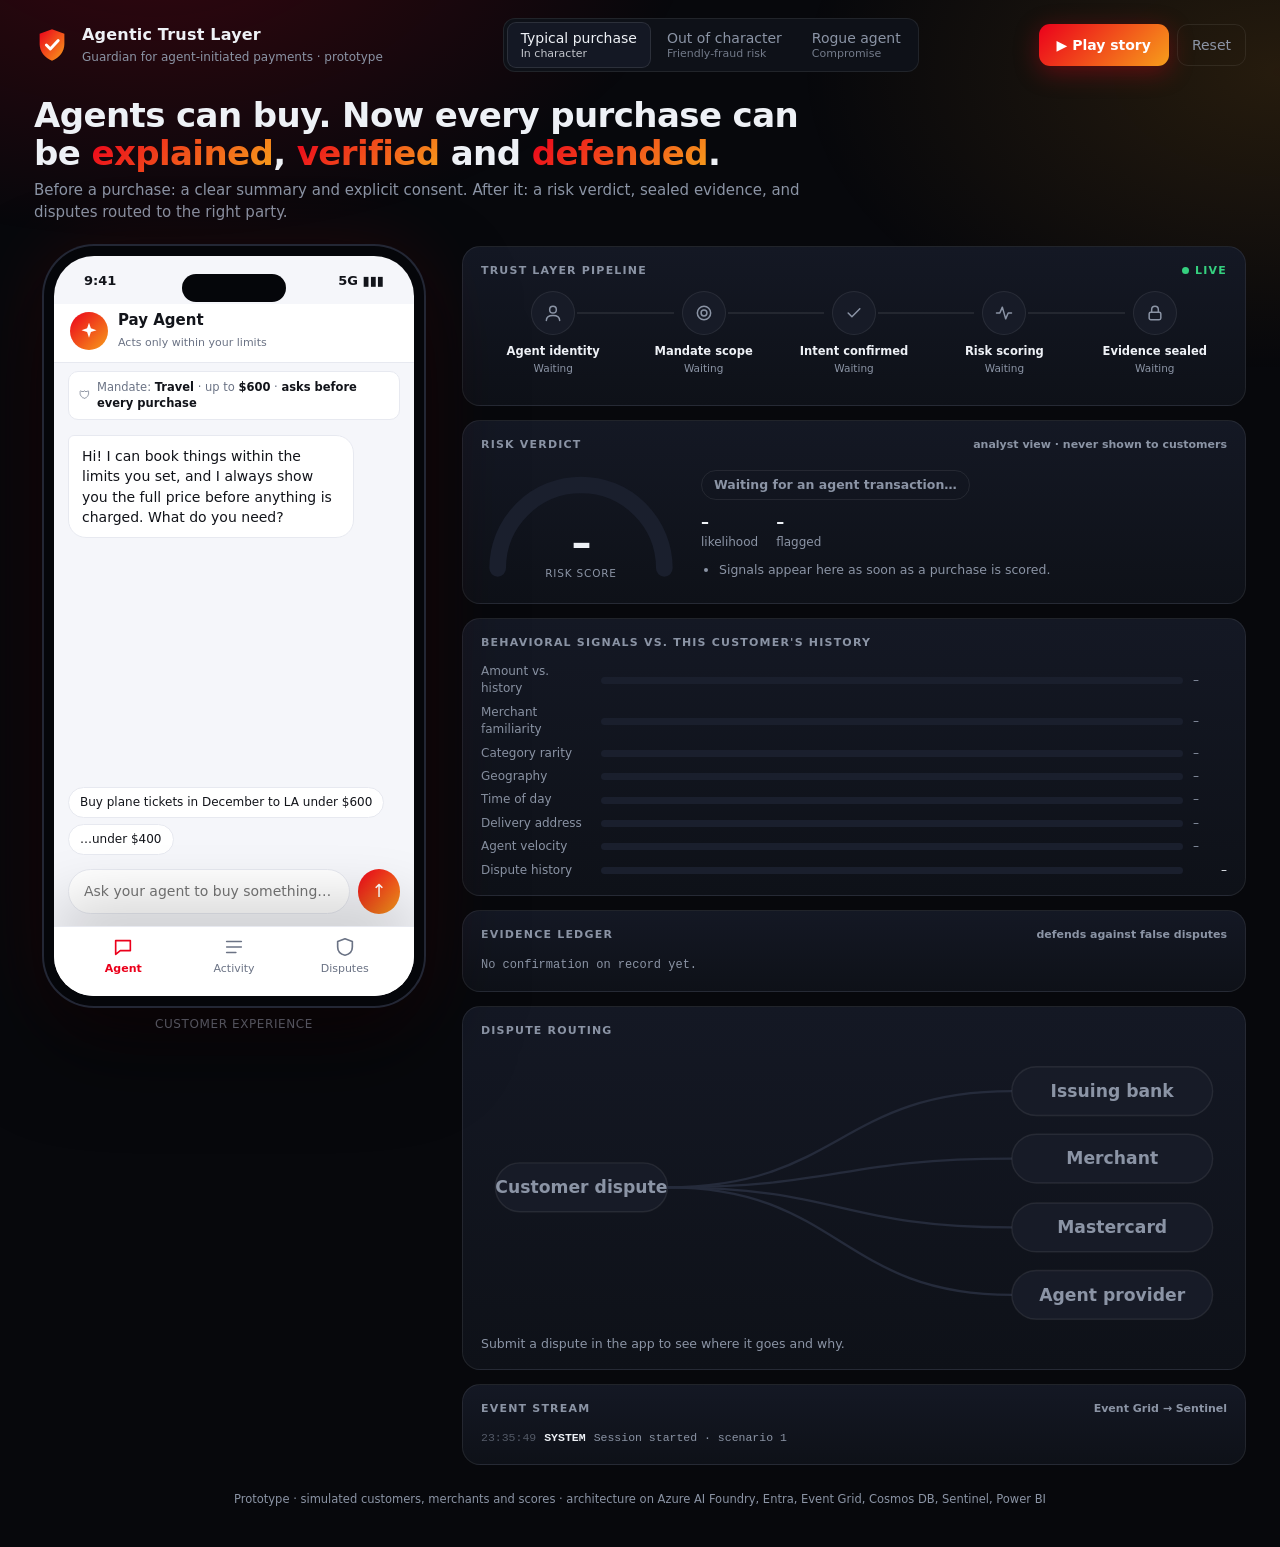
<file: archive/index.html>
<!DOCTYPE html>
<html lang="en"><head><meta charset="utf-8">
<meta name="viewport" content="width=device-width, initial-scale=1, viewport-fit=cover">
<title>Agentic Trust Layer · Demo</title>
<style>
:root{--bg:#07080c;--panel:#0e1118;--panel2:#141824;--line:rgba(255,255,255,.08);--tx:#eef1f6;--mu:#8b94a5;--red:#eb001b;--org:#f79e1b;--ok:#35d07f;--warn:#ffb020;--bad:#ff4d4f;--grad:linear-gradient(135deg,#eb001b,#f79e1b)}
*{box-sizing:border-box}
body{margin:0;background:var(--bg);color:var(--tx);font:14px/1.45 Inter,system-ui,-apple-system,"Segoe UI",Roboto,sans-serif;min-height:100vh}
.bg{position:fixed;inset:0;pointer-events:none;background:radial-gradient(900px 520px at 12% -8%,rgba(235,0,27,.20),transparent 60%),radial-gradient(800px 500px at 100% 8%,rgba(247,158,27,.13),transparent 60%)}
.wrap{position:relative;max-width:1260px;margin:0 auto;padding:0 24px 40px}
button{font:inherit;cursor:pointer;color:inherit}
header{display:flex;justify-content:space-between;align-items:center;gap:16px;flex-wrap:wrap;padding:18px 0}
.brand{display:flex;gap:12px;align-items:center}.brand b{font-size:16px;letter-spacing:.2px;display:block}.brand span{color:var(--mu);font-size:12px}
.seg{display:flex;background:var(--panel);border:1px solid var(--line);border-radius:12px;padding:3px;gap:2px}
.seg button{background:none;border:0;padding:8px 14px;border-radius:9px;color:var(--mu);text-align:left;line-height:1.2}
.seg button small{display:block;font-size:11px;opacity:.8}.seg button.on{background:var(--panel2);color:var(--tx);box-shadow:inset 0 0 0 1px rgba(255,255,255,.1)}
.ctl{display:flex;gap:8px}
.cta{background:var(--grad);border:0;color:#fff;font-weight:700;padding:10px 18px;border-radius:11px;box-shadow:0 6px 24px rgba(235,0,27,.35)}
.cta:disabled{opacity:.55;cursor:default}.ghost{background:transparent;border:1px solid var(--line);padding:10px 14px;border-radius:11px;color:var(--mu)}
.hero{padding:6px 0 22px;max-width:820px}.hero h1{font-size:34px;line-height:1.12;margin:0 0 8px;letter-spacing:-.6px}
.hero h1 em{font-style:normal;background:var(--grad);-webkit-background-clip:text;background-clip:text;color:transparent}.hero p{color:var(--mu);margin:0;font-size:15px}
.grid{display:grid;grid-template-columns:400px 1fr;gap:28px;align-items:start}
@media(max-width:980px){.grid{grid-template-columns:1fr}.phonewrap{justify-self:center}.hero h1{font-size:26px}}
.phonewrap{position:sticky;top:12px}
.cap{text-align:center;color:var(--mu);font-size:12px;margin-top:10px;letter-spacing:.6px;text-transform:uppercase}
/* phone */
.phone{--ptx:#12141a;--pmu:#6b7385;--pln:#e7e9f0;width:380px;height:760px;margin:0 auto;border-radius:50px;background:#05060a;padding:10px;position:relative;box-shadow:0 0 0 2px #232735,0 40px 90px rgba(0,0,0,.6),0 0 80px rgba(235,0,27,.12);display:flex;flex-direction:column;color:var(--ptx)}
.screen{flex:1;background:#f5f6fa;border-radius:40px;overflow:hidden;display:flex;flex-direction:column;position:relative}
.notch{position:absolute;top:18px;left:50%;transform:translateX(-50%);width:104px;height:28px;background:#05060a;border-radius:20px;z-index:5}
.sbar{height:48px;padding:16px 30px 0;display:flex;justify-content:space-between;font-size:13px;font-weight:600;flex:none}
.views{flex:1;position:relative;overflow:hidden}
.view{position:absolute;inset:0;display:none;flex-direction:column}.view.on{display:flex}
.ahead{padding:6px 16px 10px;display:flex;gap:10px;align-items:center;border-bottom:1px solid var(--pln);background:#fff}
.av{width:38px;height:38px;border-radius:50%;background:var(--grad);display:grid;place-items:center;color:#fff;flex:none}
.ahead b{display:block;font-size:15px}.ahead span{font-size:11px;color:var(--pmu)}
.mand{margin:8px 14px 0;padding:7px 10px;border-radius:10px;background:#fff;border:1px solid var(--pln);font-size:11.5px;color:var(--pmu);display:flex;gap:6px;align-items:center}
.mand b{color:var(--ptx)}
.msgs{flex:1;overflow-y:auto;padding:8px 14px;scroll-behavior:smooth}
.m{max-width:86%;padding:10px 13px;border-radius:18px;margin:7px 0;animation:in .35s ease;font-size:14px}
@keyframes in{from{opacity:0;transform:translateY(8px)}to{opacity:1;transform:none}}
.m.a{background:#fff;border:1px solid var(--pln);border-top-left-radius:6px}
.m.u{background:var(--grad);color:#fff;margin-left:auto;border-top-right-radius:6px}
.m.wide{max-width:97%;padding:0;overflow:hidden}
.m.sys{max-width:100%;background:none;border:0;color:var(--pmu);font-size:11.5px;text-align:center;padding:2px}
.dots{display:inline-flex;gap:4px}.dots i{width:6px;height:6px;border-radius:50%;background:#aab;animation:b 1s infinite}.dots i:nth-child(2){animation-delay:.15s}.dots i:nth-child(3){animation-delay:.3s}
@keyframes b{50%{transform:translateY(-4px);opacity:.5}}
.chips{padding:4px 14px 6px;display:flex;gap:6px;flex-wrap:wrap}
.chips button{background:#fff;border:1px solid var(--pln);border-radius:99px;padding:6px 11px;font-size:12px;color:var(--ptx)}
.composer{display:flex;gap:8px;padding:8px 14px 12px}
.composer input{flex:1;border:1px solid var(--pln);background:#fff;border-radius:99px;padding:11px 15px;font:inherit;color:var(--ptx);outline:0;min-width:0}
.composer button{width:42px;border:0;border-radius:50%;background:var(--grad);color:#fff;font-size:18px}
.tkt{background:#fff}.tk-h{background:#12141a;color:#fff;padding:12px 14px;display:flex;justify-content:space-between;align-items:center}
.tk-h small{opacity:.65;display:block;font-size:11px}.tag{font-size:10.5px;background:rgba(255,255,255,.14);padding:3px 8px;border-radius:99px}
.route{display:flex;align-items:center;gap:10px;padding:14px 14px 4px}.route b{font-size:26px;letter-spacing:1px}
.route .ln{flex:1;border-top:2px dashed #cfd3df;position:relative}.route .ln:after{content:"✈";position:absolute;left:50%;top:-12px;transform:translateX(-50%);background:#fff;padding:0 6px;color:var(--red)}
.sch{padding:0 14px 12px;font-size:12px;color:var(--pmu)}
.perf{border-top:2px dashed #e2e5ee;margin:0 12px;position:relative}
.perf:before,.perf:after{content:"";position:absolute;top:-9px;width:16px;height:16px;border-radius:50%;background:#f5f6fa}.perf:before{left:-20px}.perf:after{right:-20px}
.li{display:flex;justify-content:space-between;font-size:12.5px;padding:2px 14px;color:var(--pmu)}.li.t{color:var(--ptx);font-weight:700;font-size:20px;padding:6px 14px 2px}
.okp{margin:6px 14px;font-size:11.5px;color:#0b8a4a;background:#e7f8ef;border-radius:8px;padding:6px 9px}
.cn{font-size:11px;color:var(--pmu);padding:0 14px 8px}
.acts{display:flex;gap:8px;padding:6px 14px 14px}.acts button{flex:1;padding:11px;border-radius:12px;border:1px solid var(--pln);background:#fff;font-weight:600;color:var(--ptx)}
.acts button.p{background:var(--grad);border:0;color:#fff}.acts button:disabled{opacity:.5}
.rcpt{padding:12px 14px;background:#fff}.rcpt .ok{display:flex;gap:8px;align-items:center;font-weight:700}
.rcpt .ok i{width:22px;height:22px;border-radius:50%;background:var(--ok);color:#fff;display:grid;place-items:center;font-style:normal;font-size:13px}
.seal{margin-top:8px;font-size:11px;color:var(--pmu);background:#f2f4f9;border-radius:8px;padding:6px 8px}
.warnbox{padding:12px 14px;background:#fff;border-left:4px solid var(--bad)}.warnbox b{display:block;margin-bottom:2px}
.tabbar{height:70px;background:#fff;border-top:1px solid var(--pln);display:flex;padding:8px 14px 18px;flex:none}
.tabbar button{flex:1;background:none;border:0;color:var(--pmu);font-size:11px;display:flex;flex-direction:column;align-items:center;gap:3px}
.tabbar button.on{color:var(--red);font-weight:700}.tabbar svg{width:22px;height:22px;stroke:currentColor;fill:none;stroke-width:1.8;stroke-linecap:round;stroke-linejoin:round}
.list{padding:8px 14px;overflow-y:auto;flex:1}.view h3{margin:6px 16px 0;font-size:20px}
.row{display:flex;gap:10px;align-items:center;background:#fff;border:1px solid var(--pln);border-radius:14px;padding:10px 12px;margin:8px 0;animation:in .3s}
.row .ic{width:36px;height:36px;border-radius:50%;background:#eef0f6;display:grid;place-items:center;font-weight:700;color:var(--pmu);flex:none}
.row .mid{flex:1;min-width:0}.row .mid b{display:block;font-size:13.5px}.row .mid span{font-size:11.5px;color:var(--pmu)}
.row .amt{text-align:right;font-weight:700;font-size:13.5px}
.bd{display:inline-block;font-size:10.5px;font-weight:700;padding:2px 8px;border-radius:99px;margin-top:3px}
.bd.ok{background:#e7f8ef;color:#0b8a4a}.bd.warn{background:#fff3dc;color:#a96500}.bd.bad{background:#ffe5e6;color:#c4161c}.bd.nt{background:#eef0f6;color:var(--pmu)}
.lk{background:none;border:0;color:var(--red);font-size:11.5px;font-weight:700;padding:3px 0}
.sheet{position:absolute;left:0;right:0;bottom:0;background:#fff;border-radius:26px 26px 0 0;box-shadow:0 -20px 60px rgba(0,0,0,.25);padding:16px 18px 24px;transform:translateY(105%);transition:transform .38s cubic-bezier(.2,.8,.2,1);z-index:4;max-height:86%;overflow:auto}
.sheet.on{transform:none}.sheet h4{margin:0 0 4px;font-size:17px}.sheet .grip{width:40px;height:4px;background:#d9dce6;border-radius:9px;margin:-6px auto 12px}
.sheet p{color:var(--pmu);font-size:12.5px;margin:2px 0 10px}
.rs{display:flex;flex-wrap:wrap;gap:6px;margin-bottom:10px}.rs button{background:#fff;border:1px solid var(--pln);border-radius:99px;padding:6px 11px;font-size:12px}
.rs button.on{background:#12141a;color:#fff;border-color:#12141a}
.sheet textarea{width:100%;border:1px solid var(--pln);border-radius:12px;padding:10px;font:inherit;min-height:70px;resize:none;outline:0}
.sheet .big{width:100%;margin-top:10px;padding:13px;border:0;border-radius:13px;background:var(--grad);color:#fff;font-weight:700}
.bio{width:84px;height:84px;margin:10px auto;border-radius:50%;display:grid;place-items:center;border:2px solid var(--red);color:var(--red);position:relative;cursor:pointer;background:none}
.bio svg{width:42px;height:42px;stroke:currentColor;fill:none;stroke-width:1.6;stroke-linecap:round}
.bio.scan:after{content:"";position:absolute;inset:-2px;border-radius:50%;border:3px solid transparent;border-top-color:var(--ok);animation:sp .7s linear infinite}
.bio.done{border-color:var(--ok);color:var(--ok)}@keyframes sp{to{transform:rotate(360deg)}}
/* control room */
.panel{display:grid;gap:14px}
.cd{background:linear-gradient(180deg,var(--panel2),var(--panel));border:1px solid var(--line);border-radius:18px;padding:16px 18px}
.cd h5{margin:0 0 12px;font-size:11px;letter-spacing:1.2px;text-transform:uppercase;color:var(--mu);display:flex;justify-content:space-between;align-items:center}
.live{display:inline-flex;gap:6px;align-items:center;color:var(--ok)}.live:before{content:"";width:7px;height:7px;border-radius:50%;background:var(--ok);box-shadow:0 0 0 0 rgba(53,208,127,.6);animation:pu 1.8s infinite}
@keyframes pu{70%{box-shadow:0 0 0 8px rgba(53,208,127,0)}100%{box-shadow:0 0 0 0 rgba(53,208,127,0)}}
.pipe{display:grid;grid-template-columns:repeat(5,1fr);gap:6px}
.nd{text-align:center;position:relative;padding:0 2px}
.nd:not(:last-child):after{content:"";position:absolute;top:21px;left:calc(50% + 24px);right:calc(-50% + 24px);height:2px;background:var(--line)}
.nd .ci{width:44px;height:44px;margin:0 auto 8px;border-radius:50%;display:grid;place-items:center;background:#171b27;border:1.5px solid var(--line);color:var(--mu);transition:.35s}
.nd svg{width:20px;height:20px;stroke:currentColor;fill:none;stroke-width:1.8;stroke-linecap:round;stroke-linejoin:round}
.nd b{display:block;font-size:11.5px}.nd small{display:block;font-size:10.5px;color:var(--mu);min-height:28px;margin-top:2px}
.nd.run .ci{border-color:var(--org);color:var(--org);box-shadow:0 0 0 6px rgba(247,158,27,.14);animation:pu2 1s infinite}
@keyframes pu2{50%{box-shadow:0 0 0 10px rgba(247,158,27,.05)}}
.nd.ok .ci{border-color:var(--ok);color:var(--ok);background:rgba(53,208,127,.1)}.nd.ok:after{background:var(--ok)!important}
.nd.warn .ci{border-color:var(--warn);color:var(--warn);background:rgba(255,176,32,.1)}.nd.bad .ci{border-color:var(--bad);color:var(--bad);background:rgba(255,77,79,.1)}
.two{display:grid;grid-template-columns:200px 1fr;gap:20px;align-items:center}@media(max-width:600px){.two{grid-template-columns:1fr}}
.gauge{position:relative;text-align:center}.gauge svg{width:100%}.gauge .n{position:absolute;left:0;right:0;bottom:6px;font-size:40px;font-weight:800;letter-spacing:-1px}.gauge .n small{display:block;font-size:10.5px;font-weight:500;color:var(--mu);letter-spacing:.8px;text-transform:uppercase;margin-top:-6px}
.verdict{display:inline-block;padding:5px 12px;border-radius:99px;font-weight:700;font-size:12.5px;border:1px solid var(--line);color:var(--mu)}
.verdict.ok{color:var(--ok);border-color:var(--ok);background:rgba(53,208,127,.08)}.verdict.warn{color:var(--warn);border-color:var(--warn);background:rgba(255,176,32,.08)}.verdict.bad{color:var(--bad);border-color:var(--bad);background:rgba(255,77,79,.08)}
.kv{display:flex;gap:18px;margin:10px 0;color:var(--mu);font-size:12px}.kv b{display:block;color:var(--tx);font-size:16px}
.sg{display:grid;grid-template-columns:110px 1fr 34px;gap:6px 10px;align-items:center;font-size:12px;color:var(--mu)}
.tr{height:7px;background:#1a1f2d;border-radius:9px;overflow:hidden}.fl{height:100%;width:0;border-radius:9px;background:var(--grad);transition:width .9s cubic-bezier(.2,.8,.2,1)}.sg span:last-child{text-align:right;color:var(--tx)}
ul.rs2{margin:0;padding-left:18px;color:var(--mu);font-size:12.5px}ul.rs2 li{margin:3px 0}ul.rs2 li b{color:var(--tx)}
.led{font:12px/1.7 ui-monospace,SFMono-Regular,Menlo,monospace;color:var(--mu)}.led b{color:var(--tx);font-weight:500}.led .lock{color:var(--ok)}
.log{font:11.5px/1.6 ui-monospace,SFMono-Regular,Menlo,monospace;max-height:170px;overflow:auto}
.log div{animation:in .3s;color:var(--mu);white-space:nowrap;overflow:hidden;text-overflow:ellipsis}.log i{font-style:normal;opacity:.55;margin-right:8px}.log b{color:var(--tx);margin-right:8px;font-weight:600}
.log .warn b{color:var(--warn)}.log .bad b{color:var(--bad)}.log .ok b{color:var(--ok)}
.rt svg{width:100%;height:auto}.rt .pill rect{fill:#171b27;stroke:var(--line);transition:.4s}.rt .pill text{fill:var(--mu);font-size:12px;font-weight:600}
.rt .pill.pri rect{stroke:var(--org);fill:rgba(247,158,27,.12);filter:drop-shadow(0 0 8px rgba(247,158,27,.5))}.rt .pill.pri text{fill:#fff}.rt .pill.nt rect{stroke:#4b5367}.rt .pill.nt text{fill:var(--tx)}
.rt path{fill:none;stroke:#252b3b;stroke-width:1.6;transition:.4s}.rt path.pri{stroke:var(--org);stroke-width:2.6;stroke-dasharray:6 5;animation:fl 1s linear infinite}.rt path.nt{stroke:#5a627a;stroke-dasharray:3 5}
@keyframes fl{to{stroke-dashoffset:-22}}.rtx{color:var(--mu);font-size:12.5px;margin-top:6px}.rtx b{color:var(--tx)}
footer{color:var(--mu);font-size:11.5px;text-align:center;margin-top:26px}
</style></head><body><div class="bg"></div>
<div class="wrap">
<header>
 <div class="brand"><svg viewBox="0 0 32 32" width="36" height="36"><defs><linearGradient id="g" x1="0" y1="0" x2="1" y2="1"><stop offset="0" stop-color="#eb001b"/><stop offset="1" stop-color="#f79e1b"/></linearGradient></defs><path d="M16 2l11 4v9c0 7-4.700 12.200-11 15C9.700 27.200 5 22 5 15V6z" fill="url(#g)"/><path d="M11 16l3.500 3.500L21.500 12" stroke="#fff" stroke-width="2.600" fill="none" stroke-linecap="round" stroke-linejoin="round"/></svg>
  <div><b>Agentic Trust Layer</b><span>Guardian for agent-initiated payments · prototype</span></div></div>
 <div class="seg" id="scn">
  <button data-s="1" class="on">Typical purchase<small>In character</small></button>
  <button data-s="2">Out of character<small>Friendly-fraud risk</small></button>
  <button data-s="3">Rogue agent<small>Compromise</small></button></div>
 <div class="ctl"><button class="cta" id="play">▶ Play story</button><button class="ghost" id="reset">Reset</button></div>
</header>
<div class="hero"><h1>Agents can buy. Now every purchase can be <em>explained</em>, <em>verified</em> and <em>defended</em>.</h1>
<p>Before a purchase: a clear summary and explicit consent. After it: a risk verdict, sealed evidence, and disputes routed to the right party.</p></div>

<div class="grid">
<div class="phonewrap"><div class="phone"><div class="screen"><div class="notch"></div>
 <div class="sbar"><span>9:41</span><span>5G ▮▮▮</span></div>
 <div class="views">
  <div class="view on" id="v-chat">
   <div class="ahead"><div class="av"><svg width="20" height="20" viewBox="0 0 24 24" fill="#fff"><path d="M12 2l2.300 6.700L21 11l-6.700 2.300L12 20l-2.300-6.700L3 11l6.700-2.300z"/></svg></div><div><b>Pay Agent</b><span>Acts only within your limits</span></div></div>
   <div class="mand">🛡 <span>Mandate: <b>Travel</b> · up to <b>$600</b> · <b>asks before every purchase</b></span></div>
   <div class="msgs" id="msgs"></div><div class="chips" id="chips"></div>
   <form class="composer" id="cmp"><input id="inp" placeholder="Ask your agent to buy something…" autocomplete="off"><button>↑</button></form>
  </div>
  <div class="view" id="v-act"><h3>Activity</h3><div class="list" id="actList"></div></div>
  <div class="view" id="v-dis"><h3>Disputes</h3><div class="list" id="disList"></div></div>
  <div class="sheet" id="sheet"></div>
 </div>
 <div class="tabbar" id="tabs">
  <button data-v="chat" class="on"><svg viewBox="0 0 24 24"><path d="M4 5h16v11H9l-5 4z"/></svg>Agent</button>
  <button data-v="act"><svg viewBox="0 0 24 24"><path d="M4 6h16M4 12h16M4 18h10"/></svg>Activity</button>
  <button data-v="dis"><svg viewBox="0 0 24 24"><path d="M12 3l8 3v6c0 5-3.500 8-8 9-4.500-1-8-4-8-9V6z"/></svg>Disputes</button></div>
</div></div><div class="cap">Customer experience</div></div>

<div class="panel">
 <div class="cd"><h5>Trust Layer pipeline <span class="live">live</span></h5><div class="pipe" id="pipe"></div></div>
 <div class="cd"><h5>Risk verdict <span id="vsrc" style="text-transform:none;letter-spacing:0">analyst view · never shown to customers</span></h5>
  <div class="two"><div class="gauge"><svg viewBox="0 0 120 70"><path d="M10 62A50 50 0 0 1 110 62" fill="none" stroke="#1a1f2d" stroke-width="10" stroke-linecap="round"/><path id="garc" d="M10 62A50 50 0 0 1 110 62" fill="none" stroke="#35d07f" stroke-width="10" stroke-linecap="round" stroke-dasharray="157.1" stroke-dashoffset="157.1" style="transition:stroke-dashoffset .9s cubic-bezier(.2,.8,.2,1),stroke .4s"/></svg><div class="n"><span id="gnum">–</span><small>risk score</small></div></div>
  <div><span class="verdict" id="vd">Waiting for an agent transaction…</span>
   <div class="kv"><div><b id="klk">–</b>likelihood</div><div><b id="kfl">–</b>flagged</div></div>
   <ul class="rs2" id="rsn"><li>Signals appear here as soon as a purchase is scored.</li></ul></div></div></div>
 <div class="cd"><h5>Behavioral signals vs. this customer's history</h5><div class="sg" id="sg"></div></div>
 <div class="cd"><h5>Evidence ledger <span style="text-transform:none;letter-spacing:0">defends against false disputes</span></h5><div class="led" id="led">No confirmation on record yet.</div></div>
 <div class="cd rt"><h5>Dispute routing</h5>
  <svg viewBox="0 0 520 190" id="rsvg">
   <g class="pill" id="p-o"><rect x="10" y="78" width="120" height="34" rx="17"/><text x="70" y="99" text-anchor="middle">Customer dispute</text></g>
   <path id="l-issuer" d="M130 95C250 95 250 28 370 28"/><path id="l-merchant" d="M130 95C250 95 250 75 370 75"/><path id="l-mastercard" d="M130 95C250 95 250 123 370 123"/><path id="l-agent_provider" d="M130 95C250 95 250 170 370 170"/>
   <g class="pill" id="p-issuer"><rect x="370" y="11" width="140" height="34" rx="17"/><text x="440" y="32" text-anchor="middle">Issuing bank</text></g>
   <g class="pill" id="p-merchant"><rect x="370" y="58" width="140" height="34" rx="17"/><text x="440" y="79" text-anchor="middle">Merchant</text></g>
   <g class="pill" id="p-mastercard"><rect x="370" y="106" width="140" height="34" rx="17"/><text x="440" y="127" text-anchor="middle">Mastercard</text></g>
   <g class="pill" id="p-agent_provider"><rect x="370" y="153" width="140" height="34" rx="17"/><text x="440" y="174" text-anchor="middle">Agent provider</text></g></svg>
  <div class="rtx" id="rtx">Submit a dispute in the app to see where it goes and why.</div></div>
 <div class="cd"><h5>Event stream <span style="text-transform:none;letter-spacing:0">Event Grid → Sentinel</span></h5><div class="log" id="log"></div></div>
</div></div>
<footer>Prototype · simulated customers, merchants and scores · architecture on Azure AI Foundry, Entra, Event Grid, Cosmos DB, Sentinel, Power BI</footer>
</div>

<script>
const $=s=>document.querySelector(s),$$=s=>[...document.querySelectorAll(s)],sleep=ms=>new Promise(r=>setTimeout(r,ms));
const e=s=>String(s).replace(/[&<>"]/g,c=>({'&':'&amp;','<':'&lt;','>':'&gt;','"':'&quot;'}[c]));
const money=n=>'$'+n.toLocaleString('en-US',{minimumFractionDigits:2,maximumFractionDigits:2});
const cl=x=>Math.max(0,Math.min(1,x)),med=a=>{const s=[...a].sort((x,y)=>x-y),m=s.length>>1;return s.length%2?s[m]:(s[m-1]+s[m])/2};
const hrs=new Set([...Array(15).keys()].map(i=>i+8));

/* ======== SWAP POINT: this local engine mirrors friendly_fraud.py. To go live, replace
   score(), routeDispute() and the offer search with calls to the FastAPI services. ======== */
const PROF={
 F:{amounts:[320,410,52,48,45,480,60,390,55,520,50,445],merchants:new Set(['southwest','united','delta','kroger']),cats:{4511:6,5411:10,5812:6},countries:new Set(['US']),hours:hrs,d90:0},
 E:{amounts:[42,55,38,61,47,52,49,58,44,50],merchants:new Set(['kroger','chipotle','shell']),cats:{4511:1,5411:18,5812:9,5541:5},countries:new Set(['US']),hours:hrs,d90:0}};
const W={amount:.3,merchant:.15,category:.15,geo:.1,time:.05,ship:.1,vel:.05,disp:.1};
const SIG={amount:'Amount vs. history',merchant:'Merchant familiarity',category:'Category rarity',geo:'Geography',time:'Time of day',ship:'Delivery address',vel:'Agent velocity',disp:'Dispute history'};
function score(t,p){
 const R=[],s={};let sg=.3;
 if(p.amounts.length>=5){const m=med(p.amounts),mad=med(p.amounts.map(a=>Math.abs(a-m)))||Math.max(m*.1,1),z=(t.amount-m)/(1.4826*mad);
  sg=cl((z-2)/4);if(sg>0)R.push(`Amount ${money(t.amount)} is ${z.toFixed(1)} robust std-devs above this customer's median ${money(m)}`)}
 s.amount=sg;
 s.merchant=p.merchants.has(t.mid)?0:1;if(s.merchant)R.push('First purchase from this merchant');
 const tot=Object.values(p.cats).reduce((a,b)=>a+b,0);s.category=cl(1-((p.cats[t.mcc]||0)/tot)*10);if(s.category>.5)R.push(`Category ${t.mcc} is rare for this customer`);
 s.geo=p.countries.has(t.country)?0:1;if(s.geo)R.push(`Merchant country ${t.country} is outside usual countries`);
 s.time=p.hours.has(t.hour)?0:.5;if(s.time)R.push('Unusual time of day');
 s.ship=t.ship?1:0;if(s.ship)R.push('Delivery destination differs from saved addresses');
 s.vel=cl((t.vel-2)/5);if(s.vel>.4)R.push(`Agent made ${t.vel} purchase attempts in the last hour`);
 s.disp=cl(p.d90/3);
 const beh=Object.keys(W).reduce((a,k)=>a+W[k]*s[k],0);
 const scope=t.mandateMax==null||t.amount>t.mandateMax||(t.cats&&!t.cats.includes(t.mcc));
 if(scope)R.push(`Purchase falls outside the customer's mandate (${money(t.mandateMax||0)} limit, travel only)`);
 if(!t.conf)R.push('No customer confirmation on record');
 let lk=beh*(t.conf?1:.85);if(scope)lk*=.4;
 const flag=lk>=.3&&beh>=.35&&!scope;
 const label=scope&&beh>=.3?'agent_error_or_compromise':(flag?'friendly_fraud_likely':'normal');
 return{score:Math.round(100*Math.max(beh,scope&&beh>=.3?.9:0)),lk:+cl(lk).toFixed(2),flag,label,reasons:R,scope,s};
}
const REASONS={unauthorized:'I never approved this',agent_exceeded_mandate:'Agent went beyond my limits',not_received:'Never received it',not_as_described:'Not as described',duplicate:'Duplicate charge',incorrect_amount:'Wrong amount',other:'Other'};
const PN={issuer:'Issuing bank',merchant:'Merchant',mastercard:'Mastercard',agent_provider:'Agent provider'};
function routeDispute(reason,t){
 const f=t.res.flag,c=t.conf;
 if(reason==='unauthorized'&&c&&f)return{p:'issuer',n:['mastercard'],w:0,ev:true,rule:'R1',why:'Customer says unauthorized, but a hash-bound confirmation exists and the model flags the purchase. Bank reviews with the evidence packet; the customer\'s rights are preserved.',a:['Attach confirmation + mandate','Queue for analyst review']};
 if(reason==='unauthorized')return{p:'issuer',n:['mastercard','agent_provider'],w:0,ev:false,rule:'R2',why:'No confirmation on file, so this is treated as genuine fraud or agent compromise.',a:['Suspend agent token','Open compromise investigation']};
 if(reason==='agent_exceeded_mandate')return{p:'issuer',n:['agent_provider','mastercard'],w:0,ev:true,rule:'R3',why:'The agent acted outside the customer\'s documented limits; the provider is accountable.',a:['Revoke or limit mandate','Notify agent provider']};
 if(['not_received','not_as_described','duplicate','incorrect_amount'].includes(reason))return{p:'merchant',n:['issuer'],w:10,ev:true,rule:'R4',why:'Merchant-performance issue: merchant resolves first, then it escalates to the bank.',a:['Send case to merchant','Auto-escalate after 10 days']};
 return{p:'issuer',n:[],w:0,ev:false,rule:'R5',why:'Unclassified: manual triage.',a:['Manual triage']};
}
const OFFERS=[{m:'Southwest Airlines',id:'southwest',b:388,t:41,f:[['Carry-on bag',0]],cp:'Free cancellation; credit valid 12 months'},
 {m:'United Airlines',id:'united',b:452,t:47,f:[['Seat selection',18]],cp:'Full refund if cancelled within 24h'},
 {m:'Delta Air Lines',id:'delta',b:561,t:52,f:[['Checked bag',35]],cp:'Non-refundable; change fees waived'}];
const SC={1:{prof:'F',req:'Buy plane tickets in December to LA under $600'},2:{prof:'E',req:'Buy plane tickets in December to LA under $600'},3:{prof:'E',req:null}};
const STAGES=[['Agent identity','<path d="M12 12a4 4 0 100-8 4 4 0 000 8zM4 21c0-4 3.600-6 8-6s8 2 8 6"/>'],['Mandate scope','<circle cx="12" cy="12" r="8"/><circle cx="12" cy="12" r="3.500"/>'],
 ['Intent confirmed','<path d="M5 12l4.500 4.500L19 7"/>'],['Risk scoring','<path d="M3 12h4l3-7 4 14 3-7h4"/>'],['Evidence sealed','<rect x="5" y="11" width="14" height="9" rx="2"/><path d="M8 11V8a4 4 0 018 0v3"/>']];

let S={sc:1,txs:[],ds:[],pending:null,busy:false,playing:false,n:0};
const ts=()=>new Date().toLocaleTimeString('en-US',{hour12:false});
function log(svc,txt,k=''){const d=document.createElement('div');d.className=k;d.innerHTML=`<i>${ts()}</i><b>${svc}</b>${e(txt)}`;$('#log').prepend(d);while($('#log').children.length>40)$('#log').lastChild.remove()}
const rid=()=>Math.random().toString(16).slice(2,10);

/* ---------- UI helpers ---------- */
function msg(k,html){const d=document.createElement('div');d.className='m '+k;d.innerHTML=html;$('#msgs').appendChild(d);$('#msgs').scrollTop=1e6;return d}
async function typing(ms=900){const d=msg('a','<span class="dots"><i></i><i></i><i></i></span>');await sleep(ms);d.remove()}
function showView(v){$$('.view').forEach(x=>x.classList.toggle('on',x.id==='v-'+v));$$('#tabs button').forEach(b=>b.classList.toggle('on',b.dataset.v===v))}
function sheet(html){$('#sheet').innerHTML='<div class="grip"></div>'+html;$('#sheet').classList.add('on')}
const closeSheet=()=>$('#sheet').classList.remove('on');
function renderChips(){const sc=SC[S.sc];$('#chips').innerHTML=sc.req?`<button data-q="${e(sc.req)}">${e(sc.req)}</button><button data-q="Buy plane tickets in December to LA under $400">…under $400</button>`:'<button id="rg">▶ Simulate an unprompted agent purchase</button>';
 $$('#chips [data-q]').forEach(b=>b.onclick=()=>{if(!S.busy)ask(b.dataset.q)});if($('#rg'))$('#rg').onclick=rogue}
function buildPipe(){$('#pipe').innerHTML=STAGES.map((s,i)=>`<div class="nd" id="n${i}"><div class="ci"><svg viewBox="0 0 24 24">${s[1]}</svg></div><b>${s[0]}</b><small>Waiting</small></div>`).join('')}
function setNode(i,st,txt){const n=$('#n'+i);n.className='nd '+st;n.querySelector('small').textContent=txt}
function resetPanel(){buildPipe();$('#garc').style.strokeDashoffset=157.1;$('#gnum').textContent='–';$('#vd').className='verdict';$('#vd').textContent='Waiting for an agent transaction…';
 $('#klk').textContent=$('#kfl').textContent='–';$('#rsn').innerHTML='<li>Signals appear here as soon as a purchase is scored.</li>';
 $('#sg').innerHTML=Object.keys(SIG).map(k=>`<span>${SIG[k]}</span><div class="tr"><div class="fl" id="b-${k}"></div></div><span id="v-${k}">–</span>`).join('');
 $('#led').innerHTML='No confirmation on record yet.';routeClear()}
function routeClear(){Object.keys(PN).forEach(k=>{$('#p-'+k).setAttribute('class','pill');$('#l-'+k).setAttribute('class','')});$('#rtx').innerHTML='Submit a dispute in the app to see where it goes and why.'}
function showRoute(r){routeClear();$('#p-'+r.p).setAttribute('class','pill pri');$('#l-'+r.p).setAttribute('class','pri');
 r.n.forEach(k=>{$('#p-'+k).setAttribute('class','pill nt');$('#l-'+k).setAttribute('class','nt')});
 $('#rtx').innerHTML=`<b>Rule ${r.rule}</b> · primary: <b>${PN[r.p]}</b>${r.n.length?' · notified: '+r.n.map(k=>PN[k]).join(', '):''}${r.w?` · merchant window: <b>${r.w} days</b>`:''}<br>${e(r.why)}<br>Evidence packet: <b>${r.ev?'attached':'none'}</b> · Actions: ${r.a.join(' → ')}`}
async function countTo(el,v){const s=performance.now();await new Promise(res=>{const f=n=>{const p=Math.min(1,(n-s)/900);el.textContent=Math.round(v*(1-Math.pow(1-p,3)));p<1?requestAnimationFrame(f):res()};requestAnimationFrame(f)})}
const VD={normal:['ok','In character'],friendly_fraud_likely:['warn','Friendly-fraud risk'],agent_error_or_compromise:['bad','Agent error / compromise']};
const ACT={normal:['No action required'],friendly_fraud_likely:['Flag for review','Attach evidence packet to any future dispute','Notify customer neutrally'],agent_error_or_compromise:['Suspend agent token','Alert Sentinel','Hold transaction and notify customer']};
function showRisk(r){const [k,l]=VD[r.label],c=k==='ok'?'#35d07f':k==='warn'?'#ffb020':'#ff4d4f';
 $('#garc').style.stroke=c;$('#garc').style.strokeDashoffset=157.1*(1-r.score/100);countTo($('#gnum'),r.score);
 $('#vd').className='verdict '+k;$('#vd').textContent=l;$('#klk').textContent=r.lk.toFixed(2);$('#kfl').textContent=r.flag?'Yes':'No';
 $('#rsn').innerHTML=(r.reasons.length?r.reasons.map(x=>`<li>${e(x)}</li>`).join(''):'<li>No unusual signals — consistent with this customer\'s behavior.</li>')+`<li><b>Actions:</b> ${ACT[r.label].join(' · ')}</li>`;
 Object.keys(SIG).forEach(s=>{$('#b-'+s).style.width=Math.round(r.s[s]*100)+'%';$('#v-'+s).textContent=Math.round(r.s[s]*100)})}
function showLedger(t,id,hash){$('#led').innerHTML=t.conf?`<span class="lock">🔒 sealed</span> · confirmation <b>${id}</b><br>proposal hash <b>${hash}…</b><br>mandate <b>travel ≤ $600 · confirm each purchase</b><br>step-up auth <b>${t.step?'passkey / biometric':'not required'}</b> · device <b>iPhone · session ${rid().slice(0,4)}</b><br>agent intent <b>"${e(t.utter||'')}"</b>`
 :'<span style="color:var(--bad)">No customer confirmation on record.</span> This transaction cannot be defended as customer-authorized; it will be treated as unauthorized.'}

/* ---------- pipeline ---------- */
async function pipeline(t,res,needStep){
 resetPanel();
 const hash=t.hash||rid()+rid()+rid();const cid=rid()+rid();
 const steps=[
  ()=>t.rogue?['warn','New device','AGENT','Token presented from an unrecognised device fingerprint']:['ok','Token valid','ENTRA','Agent identity + delegated token verified'],
  ()=>res.scope?['bad','Outside mandate','MANDATE',`${money(t.amount)} exceeds limit or category not allowed`]:['ok','Within limits','MANDATE',`${money(t.amount)} within ${money(t.mandateMax)} limit · MCC ${t.mcc} allowed`],
  async()=>{if(needStep){await stepUp();t.step=true}return t.conf?['ok',needStep?'Verified + approved':'Customer approved','INTENT','Confirmation bound to proposal hash '+hash.slice(0,8)]:['bad','No confirmation','INTENT','Purchase attempted without customer approval']},
  ()=>[VD[res.label][0],`${res.score}/100 · ${VD[res.label][1]}`,'RISK',`score=${res.score} likelihood=${res.lk} label=${res.label}`],
  ()=>t.conf?['ok','Packet sealed','COSMOS','Immutable evidence record written (Purview-labelled)']:['warn','No customer evidence','COSMOS','Nothing to seal: no confirmation exists']];
 for(let i=0;i<5;i++){setNode(i,'run','Checking…');await sleep(i===2&&needStep?200:650);const [st,tx,svc,ln]=await steps[i]();setNode(i,st,tx);log(svc,ln,st==='ok'?'ok':st);
  if(i===3)showRisk(res);if(i===4)showLedger(t,cid,hash)}
 t.cid=cid;
}
async function stepUp(){
 sheet(`<h4>Confirm it's you</h4><p>This purchase needs extra verification.</p><button class="bio" id="bio"><svg viewBox="0 0 24 24"><path d="M12 11v3m0-8a5 5 0 00-5 5v3m10-3a5 5 0 00-7-4.500M5 15c0 3 1 5 3 7m8-1c1-2 2-4 2-6v-2m-6 4c0 2-.5 3.500-1.500 5"/></svg></button><p style="text-align:center">Tap to verify with Face ID</p>`);
 await new Promise(res=>{const go=async()=>{const b=$('#bio');b.classList.add('scan');await sleep(1000);b.classList.remove('scan');b.classList.add('done');await sleep(450);closeSheet();res()};$('#bio').onclick=go;if(S.playing)setTimeout(go,900)});
}

/* ---------- purchase flow ---------- */
async function ask(text){
 if(S.busy)return;S.busy=true;showView('chat');
 msg('u',e(text));$('#inp').value='';
 await typing(700);
 const mx=text.match(/\$\s?(\d[\d,]*)/);
 if(!mx){msg('a','I can do that — what is the most you want to spend? I never guess a budget.');S.busy=false;return}
 const max=Math.min(+mx[1].replace(/,/g,''),600);
 msg('sys','Checking Southwest, United, Delta…');log('AGENT','Intent parsed · category=travel max='+max,'');await sleep(1000);
 const ok=OFFERS.map(o=>({...o,total:o.b+o.t+o.f.reduce((a,x)=>a+x[1],0)})).filter(o=>o.total<=max).sort((a,b)=>a.total-b.total);
 if(!ok.length){msg('a',`I couldn't find anything under ${money(max)}. Want to raise the budget or change the dates?`);S.busy=false;return}
 const o=ok[0],id=rid(),hash=rid()+rid()+rid()+rid();S.pending={o,max,id,hash,utter:text};
 log('GUARDIAN','Proposal '+id+' created · total '+money(o.total)+' · expires in 15m','');
 const el=msg('a wide',`<div class="tkt"><div class="tk-h"><div><small>Proposed purchase</small><b>${e(o.m)}</b></div><span class="tag">Nothing charged yet</span></div>
  <div class="route"><b>ORD</b><div class="ln"></div><b>LAX</b></div><div class="sch">Dec 14 · 7:05 AM → 9:40 AM · nonstop</div><div class="perf"></div>
  <div style="height:8px"></div><div class="li"><span>Base fare</span><span>${money(o.b)}</span></div><div class="li"><span>Taxes</span><span>${money(o.t)}</span></div>
  ${o.f.map(f=>`<div class="li"><span>${e(f[0])}</span><span>${money(f[1])}</span></div>`).join('')}
  <div class="li t"><span>Total</span><span>${money(o.total)}</span></div>
  <div class="okp">✓ Within your ${money(max)} limit</div><div class="cn">${e(o.cp)} · Offer valid 15 min · ref ${hash.slice(0,10)}</div>
  <div class="acts"><button class="p" id="yes">Confirm &amp; pay</button><button id="no">Decline</button></div></div>`);
 $('#yes').onclick=confirmPurchase;
 $('#no').onclick=async()=>{if(S.busy&&!S.pending)return;S.pending=null;el.querySelector('.acts').remove();S.busy=false;log('GUARDIAN','Proposal declined by customer','');await typing(500);msg('a','No problem — nothing was charged.')};
 S.busy=false;
}
function txn(total,conf){const p=S.pending;return{id:'t'+(++S.n),mid:p.o.id,mname:p.o.m,mcc:'4511',amount:total,country:'US',hour:new Date().getHours(),ship:false,vel:1,mandateMax:p.max,cats:['4511'],conf,hash:p.hash,utter:p.utter}}
async function confirmPurchase(){
 const p=S.pending;if(!p||S.busy)return;S.busy=true;$$('#msgs .acts button').forEach(b=>b.disabled=true);
 const prof=PROF[SC[S.sc].prof],t=txn(p.o.total,true),res=score(t,prof),needStep=p.o.total>=500||res.flag;
 log('GUARDIAN','Confirmation received · hash-bound to proposal '+p.id,'');
 await pipeline(t,res,needStep);
 t.res=res;t.date='Just now';t.status=res.flag?'review':'ok';S.txs.unshift(t);renderAct();
 await typing(600);
 msg('a wide',`<div class="rcpt"><div class="ok"><i>✓</i>Booked · ${money(t.amount)}</div><div style="font-size:12.5px;color:var(--pmu);margin-top:4px">${e(p.o.m)} · ORD → LAX · Dec 14</div>
  <div class="seal">🔒 Your approval is sealed as evidence · ${t.cid}</div></div>`);
 if(res.flag){await typing(700);msg('a','This is a bit different from your usual spending, so I\'ve added it to <b>Activity</b> for you to review any time.')}
 S.pending=null;S.busy=false;
}
async function rogue(){
 if(S.busy)return;S.busy=true;showView('chat');$('#chips').innerHTML='';
 const t={id:'t'+(++S.n),mid:'globaldeals',mname:'GlobalDeals MX',mcc:'5732',amount:812.4,country:'MX',hour:new Date().getHours(),ship:true,vel:6,mandateMax:600,cats:['4511'],conf:false,rogue:true,utter:''};
 const res=score(t,PROF.E);msg('sys','Your agent is trying to buy something — without asking you.');
 log('AGENTPAY','Authorization request · agent shopper-7 · $812.40 · GlobalDeals MX','warn');
 await pipeline(t,res,false);t.res=res;t.date='Just now';t.status='held';S.txs.unshift(t);renderAct();
 log('ENTRA','Agent token shopper-7 suspended','bad');await sleep(500);
 const el=msg('a wide',`<div class="warnbox"><b>We paused your agent</b><span style="font-size:12.5px;color:var(--pmu)">It tried to spend ${money(812.4)} at GlobalDeals MX — outside your travel-only, $600 limit. The purchase is on hold. Was this you?</span></div>
  <div class="acts"><button class="p" id="nm">Not me</button><button id="me">It was me</button></div>`);
 $('#nm').onclick=()=>{el.querySelector('.acts').remove();openDispute(t.id,'unauthorized')};
 $('#me').onclick=async()=>{el.querySelector('.acts').remove();await typing(500);msg('a','Got it. Raise your agent\'s limit in Settings and I\'ll retry.')};
 S.busy=false;
}

/* ---------- activity & disputes ---------- */
const seeds=()=>[['Kroger','kroger',54.2,'5411','2 days ago'],['Chipotle','chipotle',18.4,'5812','4 days ago'],['Shell','shell',41,'5541','last week']];
function renderAct(){
 const all=[...S.txs,...seeds().map((s,i)=>({id:'s'+i,mname:s[0],amount:s[2],date:s[4],status:'ok',seed:1}))];
 $('#actList').innerHTML=all.map(t=>{const b=t.status==='held'?'<span class="bd bad">Held · review</span>':t.status==='review'?'<span class="bd warn">Unusual for you · review</span>':'<span class="bd ok">Verified</span>';
  const dis=S.ds.some(d=>d.t.id===t.id);
  return`<div class="row"><div class="ic">${e(t.mname[0])}</div><div class="mid"><b>${e(t.mname)}</b><span>${t.date}</span><br>${dis?'<span class="bd nt">Dispute filed</span>':b}</div><div class="amt">${money(t.amount)}<br>${dis||t.seed?'':`<button class="lk" data-d="${t.id}">${t.status==='ok'?'Dispute':'Review'}</button>`}</div></div>`}).join('');
 $$('#actList [data-d]').forEach(b=>b.onclick=()=>openDispute(b.dataset.d))}
function renderDis(){$('#disList').innerHTML=S.ds.length?S.ds.map(d=>`<div class="row"><div class="ic">⚖</div><div class="mid"><b>${d.id} · ${e(d.t.mname)}</b><span>${REASONS[d.reason]}</span><br><span class="bd nt">With: ${PN[d.r.p]}</span></div><div class="amt">${money(d.t.amount)}</div></div>`).join(''):'<div style="color:var(--pmu);padding:14px;font-size:13px">No disputes yet.</div>'}
let DR=null;
function openDispute(id,preset){
 const t=S.txs.find(x=>x.id===id);if(!t)return;showView('act');DR={id,reason:preset||null};
 sheet(`<h4>${t.status==='ok'?'Dispute this purchase':'Review this purchase'}</h4><p>${e(t.mname)} · ${money(t.amount)}</p><div class="rs" id="rs">${Object.entries(REASONS).map(([k,v])=>`<button data-r="${k}" class="${k===preset?'on':''}">${v}</button>`).join('')}</div>
  <textarea id="dt" placeholder="Tell us what happened"></textarea><button class="big" id="ds">Submit</button><button class="lk" style="width:100%;margin-top:6px;color:var(--pmu)" id="dc">Not now</button>`);
 $$('#rs button').forEach(b=>b.onclick=()=>{DR.reason=b.dataset.r;$$('#rs button').forEach(x=>x.classList.toggle('on',x===b))});
 $('#ds').onclick=submitDispute;$('#dc').onclick=closeSheet}
async function submitDispute(){
 const t=S.txs.find(x=>x.id===DR.id),txt=$('#dt').value.trim();if(!DR.reason||txt.length<5)return;
 const r=routeDispute(DR.reason,t),d={id:'D'+(1001+S.ds.length),t,reason:DR.reason,r};S.ds.unshift(d);
 log('DISPUTES',`${d.id} created · reason=${d.reason} · rule ${r.rule} → ${r.p}`,'warn');showRoute(r);
 r.a.forEach((a,i)=>setTimeout(()=>log('ROUTER',a,'ok'),500*(i+1)));
 renderAct();renderDis();
 sheet(`<h4>We're on it</h4><p>Your case <b>${d.id}</b> was sent to <b>${PN[r.p]}</b>.</p><p>${r.w?'The merchant has 10 days to respond before your bank steps in.':'Your bank will review it and keep you updated here.'}</p><button class="big" id="ok">Done</button>`);
 $('#ok').onclick=()=>{closeSheet();showView('dis')};
}

/* ---------- story mode & wiring ---------- */
async function typeInto(txt){const i=$('#inp');i.value='';for(const c of txt){i.value+=c;await sleep(28)}await sleep(300)}
async function story(){
 if(S.playing)return;reset();S.playing=true;$('#play').disabled=true;await sleep(500);
 const sc=SC[S.sc];
 if(sc.req){await typeInto(sc.req);await ask(sc.req);await sleep(1800);await confirmPurchase()}else{await sleep(600);await rogue()}
 await sleep(1500);const t=S.txs[0];
 if(t&&t.res.label!=='normal'){
  if(S.sc===3){$('#nm')&&$('#nm').click()}else{showView('act');await sleep(900);openDispute(t.id)}
  await sleep(900);DR.reason='unauthorized';$$('#rs button').forEach(x=>x.classList.toggle('on',x.dataset.r==='unauthorized'));
  const ta=$('#dt');for(const c of 'I did not make this purchase.'){ta.value+=c;await sleep(30)}await sleep(600);await submitDispute();
 }
 S.playing=false;$('#play').disabled=false;
}
function reset(){S={sc:S.sc,txs:[],ds:[],pending:null,busy:false,playing:false,n:0};closeSheet();$('#msgs').innerHTML='';$('#log').innerHTML='';resetPanel();renderAct();renderDis();renderChips();showView('chat');
 msg('a',SC[S.sc].req?'Hi! I can book things within the limits you set, and I always show you the full price before anything is charged. What do you need?':'Hi! I\'m watching for purchases my agent makes. Use the button below to simulate it going off-script.');log('SYSTEM','Session started · scenario '+S.sc,'')}
$('#cmp').onsubmit=ev=>{ev.preventDefault();const v=$('#inp').value.trim();if(v&&!S.busy&&SC[S.sc].req)ask(v)};
$$('#scn button').forEach(b=>b.onclick=()=>{if(S.playing)return;$$('#scn button').forEach(x=>x.classList.toggle('on',x===b));S.sc=+b.dataset.s;reset()});
$$('#tabs button').forEach(b=>b.onclick=()=>{closeSheet();showView(b.dataset.v)});
$('#play').onclick=story;$('#reset').onclick=()=>{if(!S.playing)reset()};
reset();
</script></body></html>
</file>
